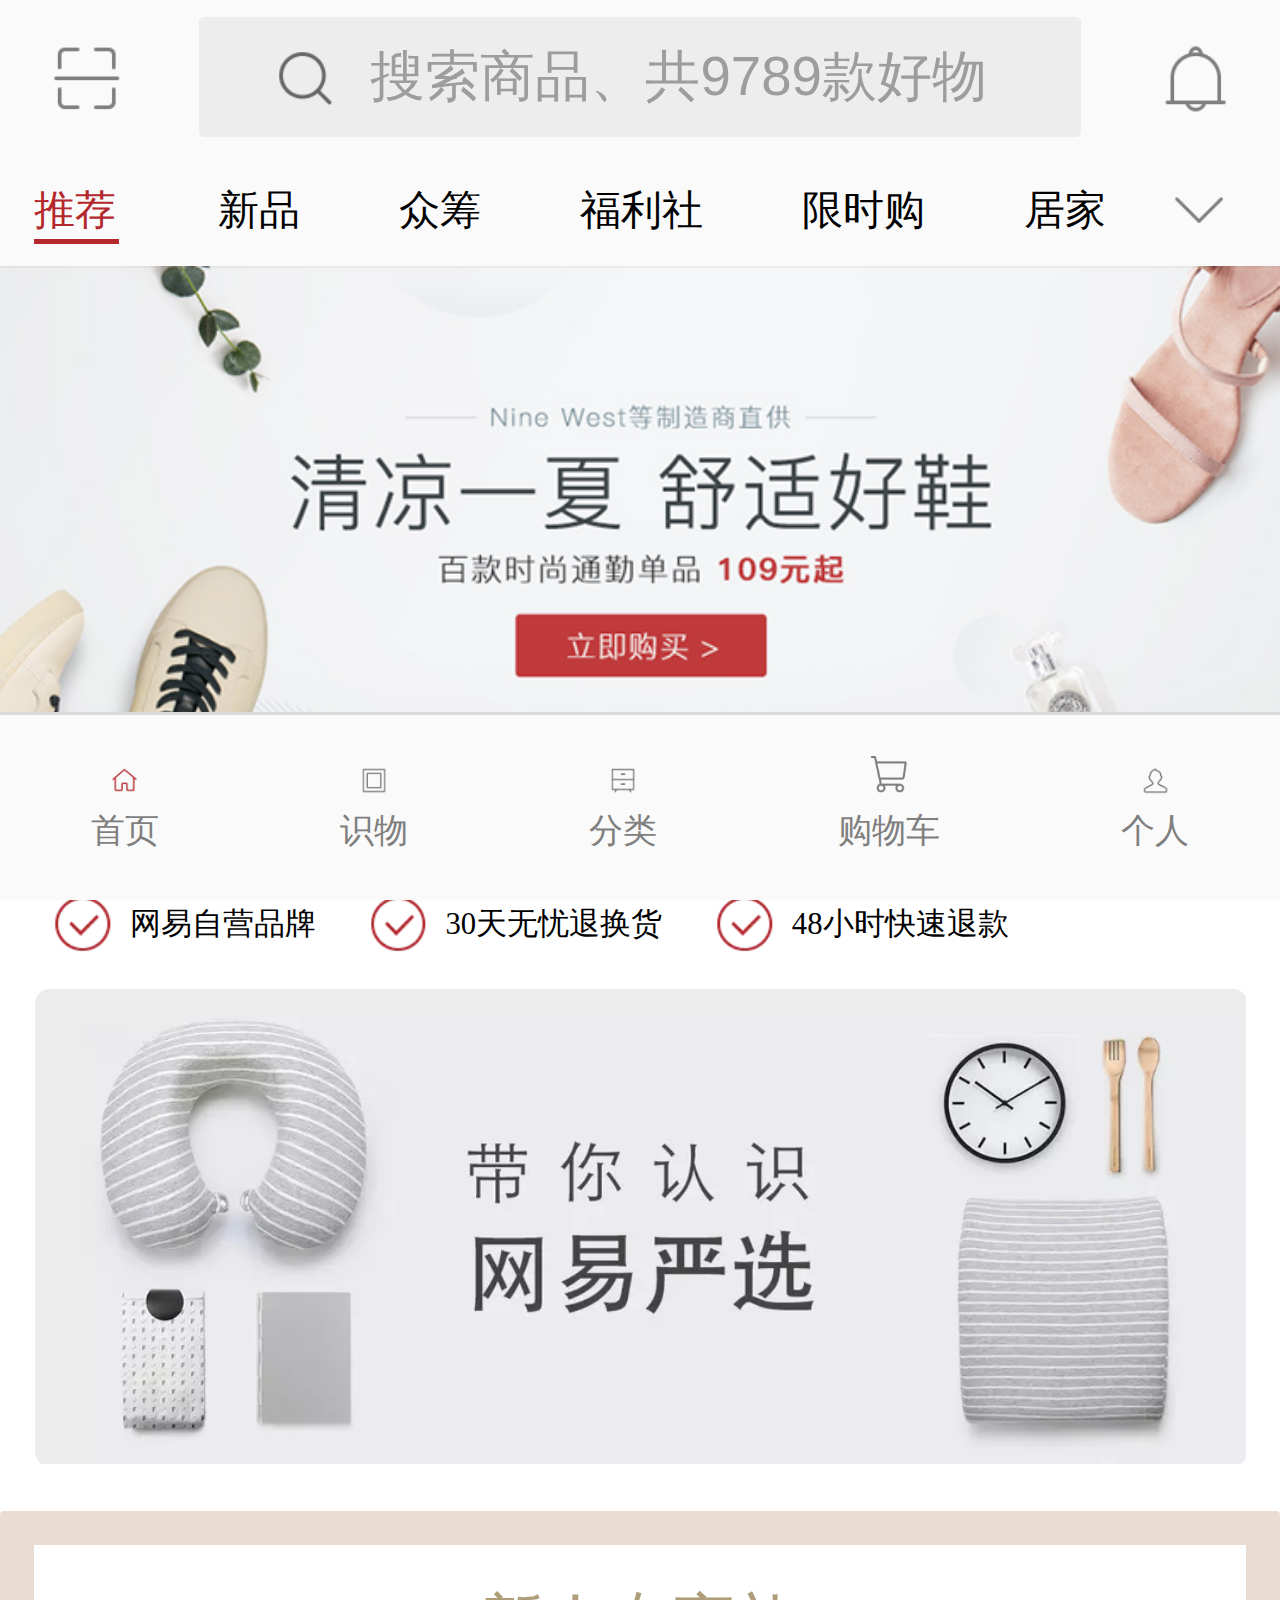
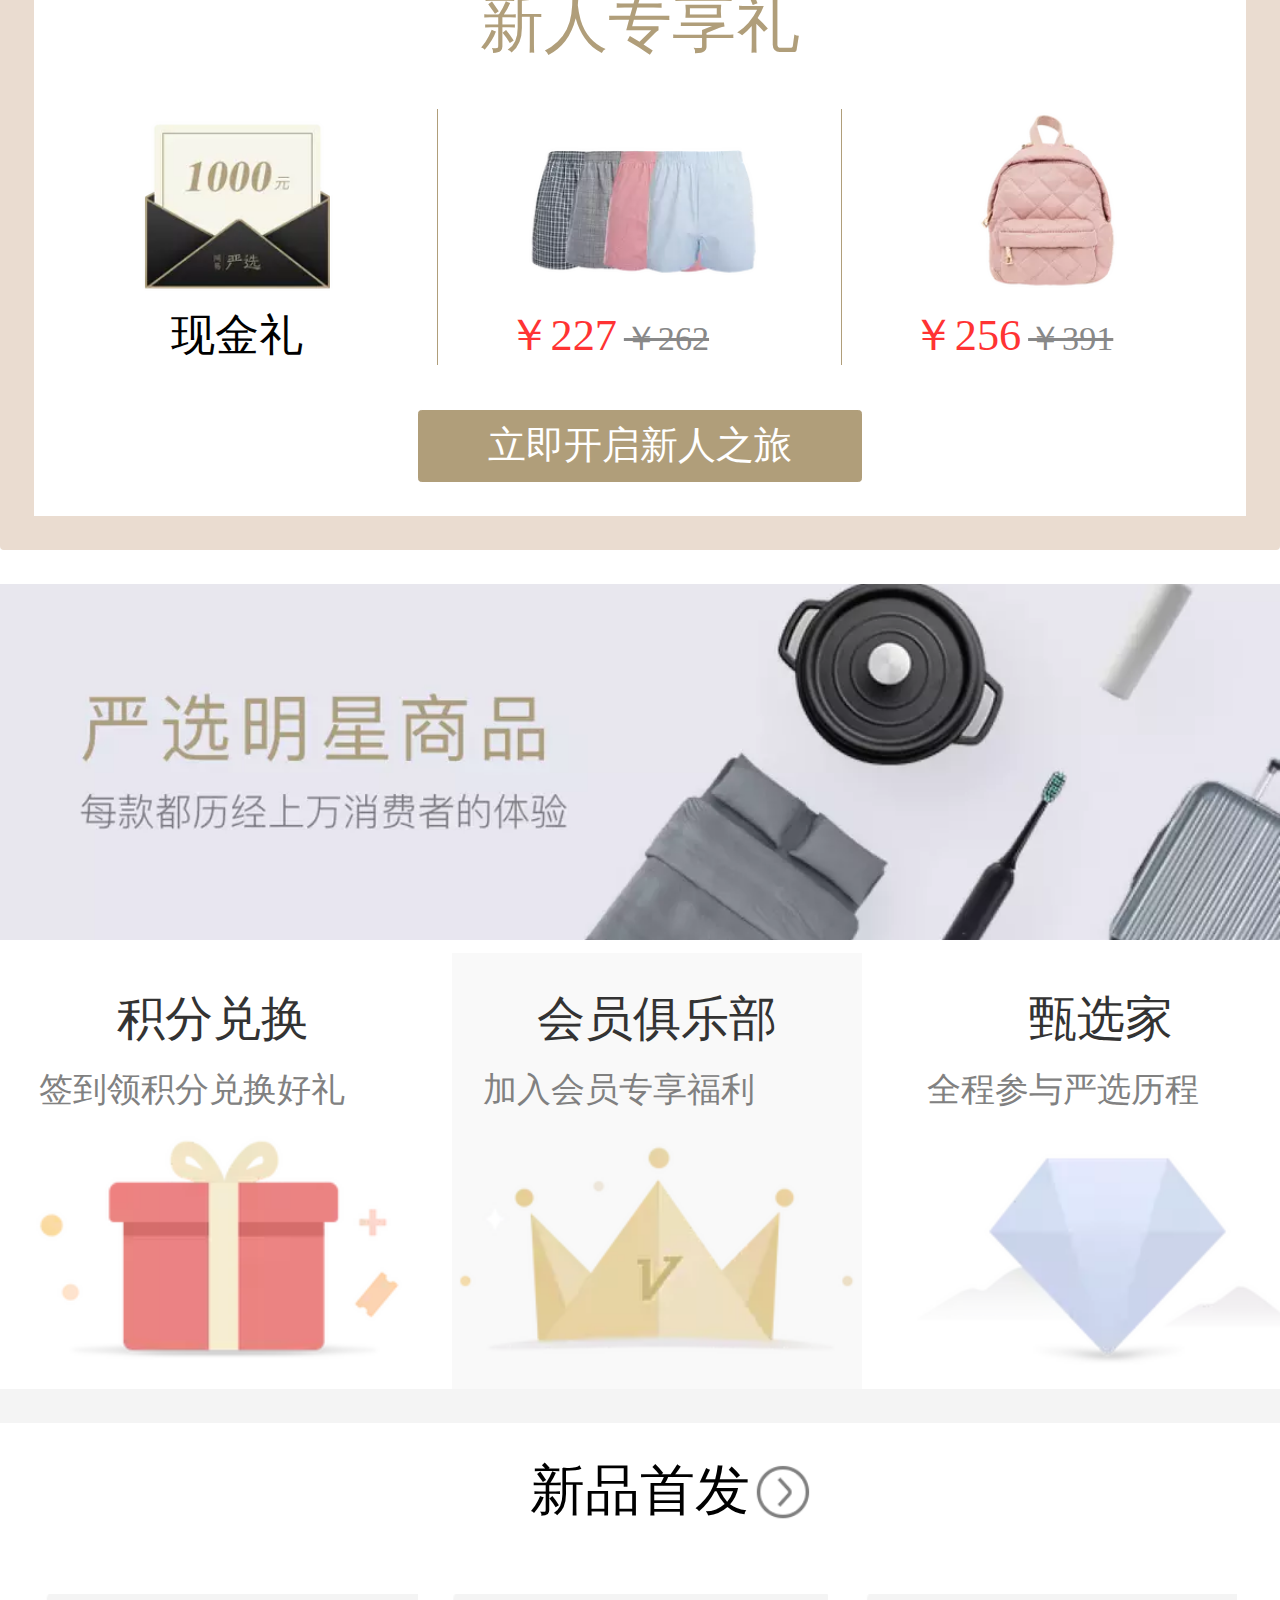
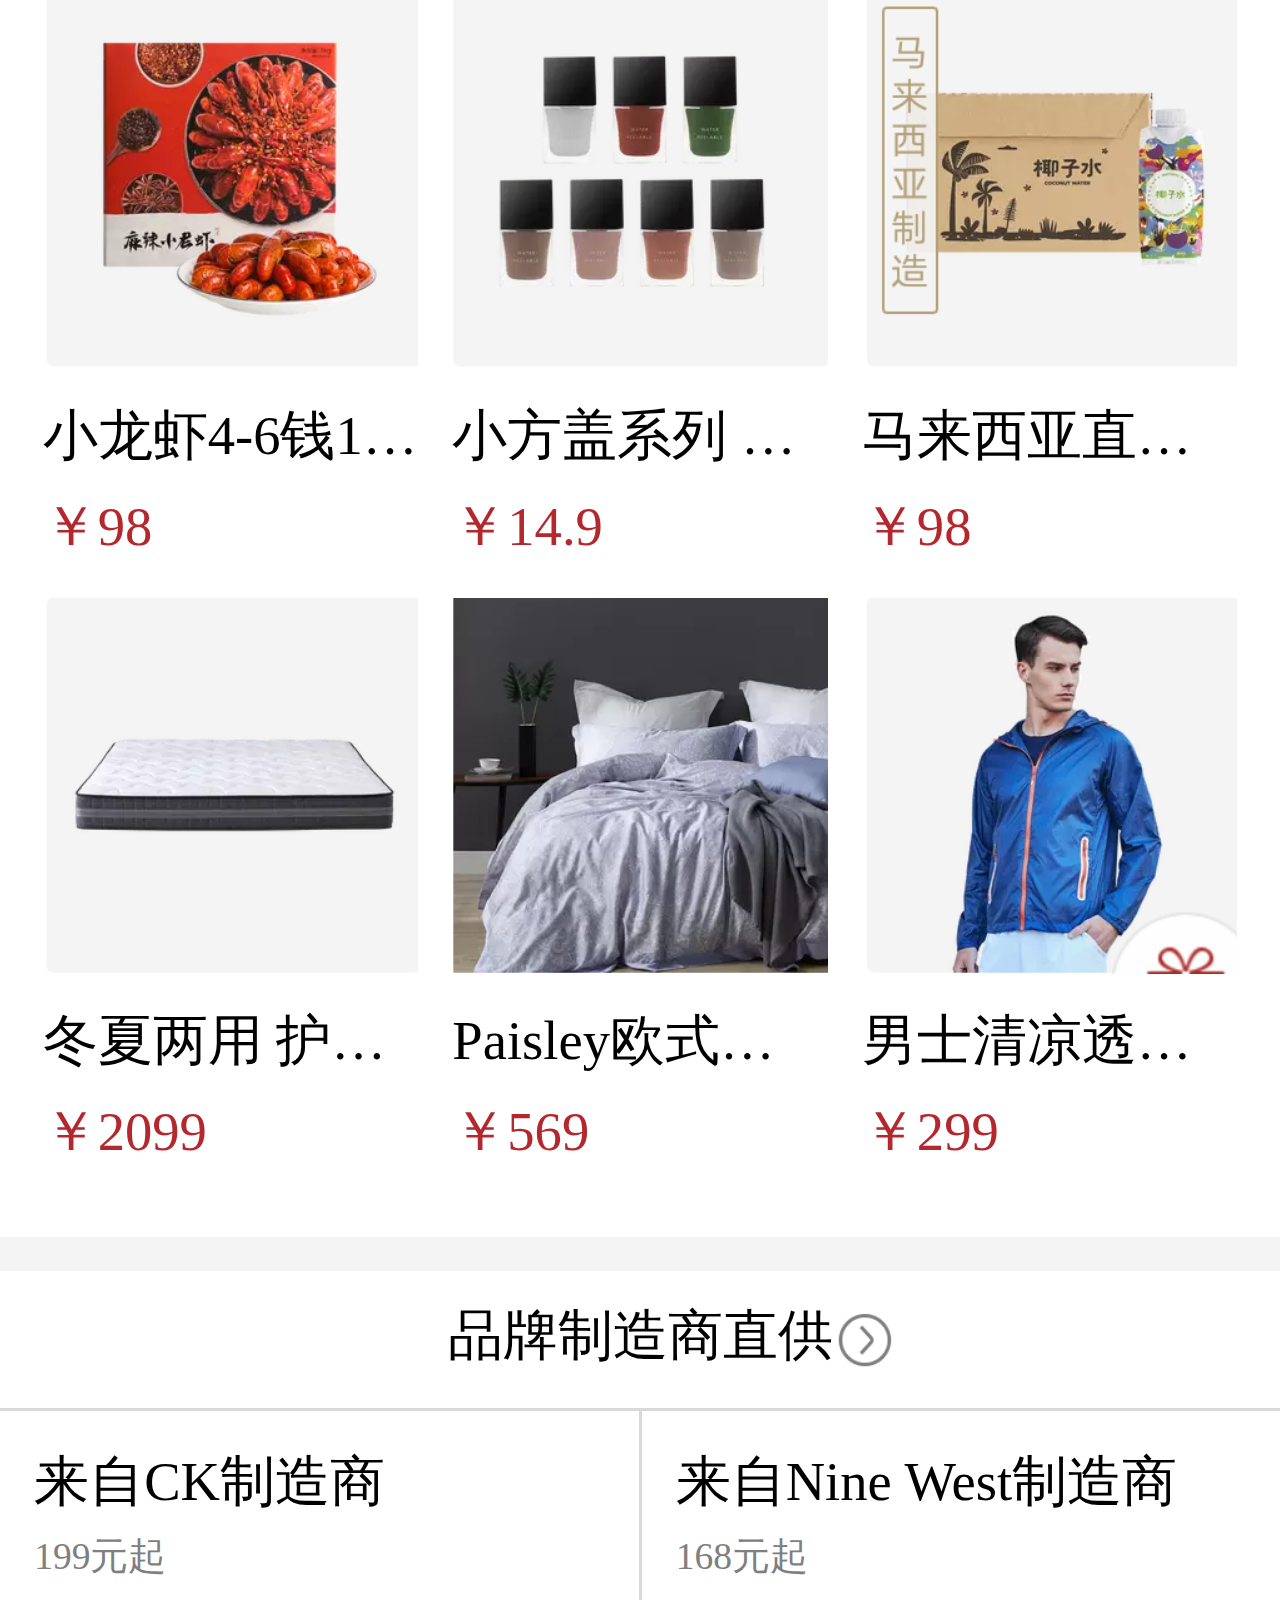
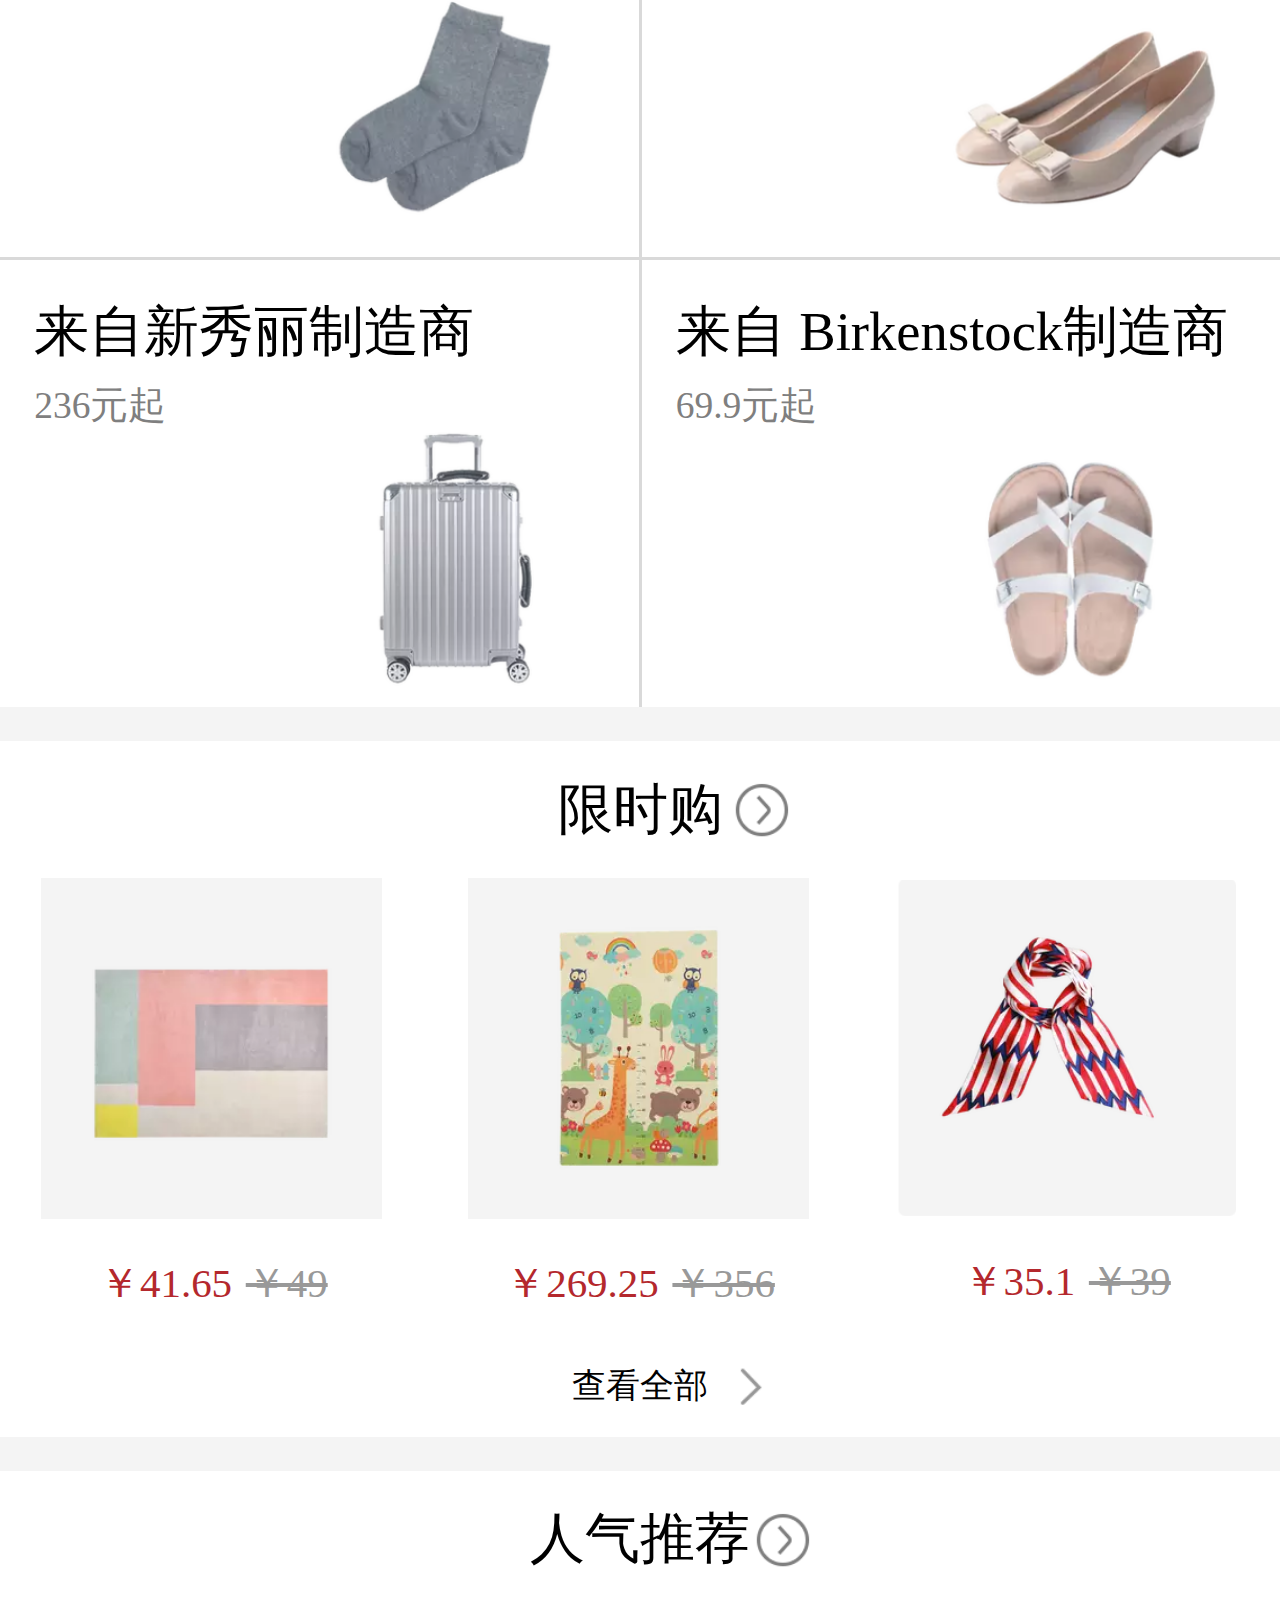
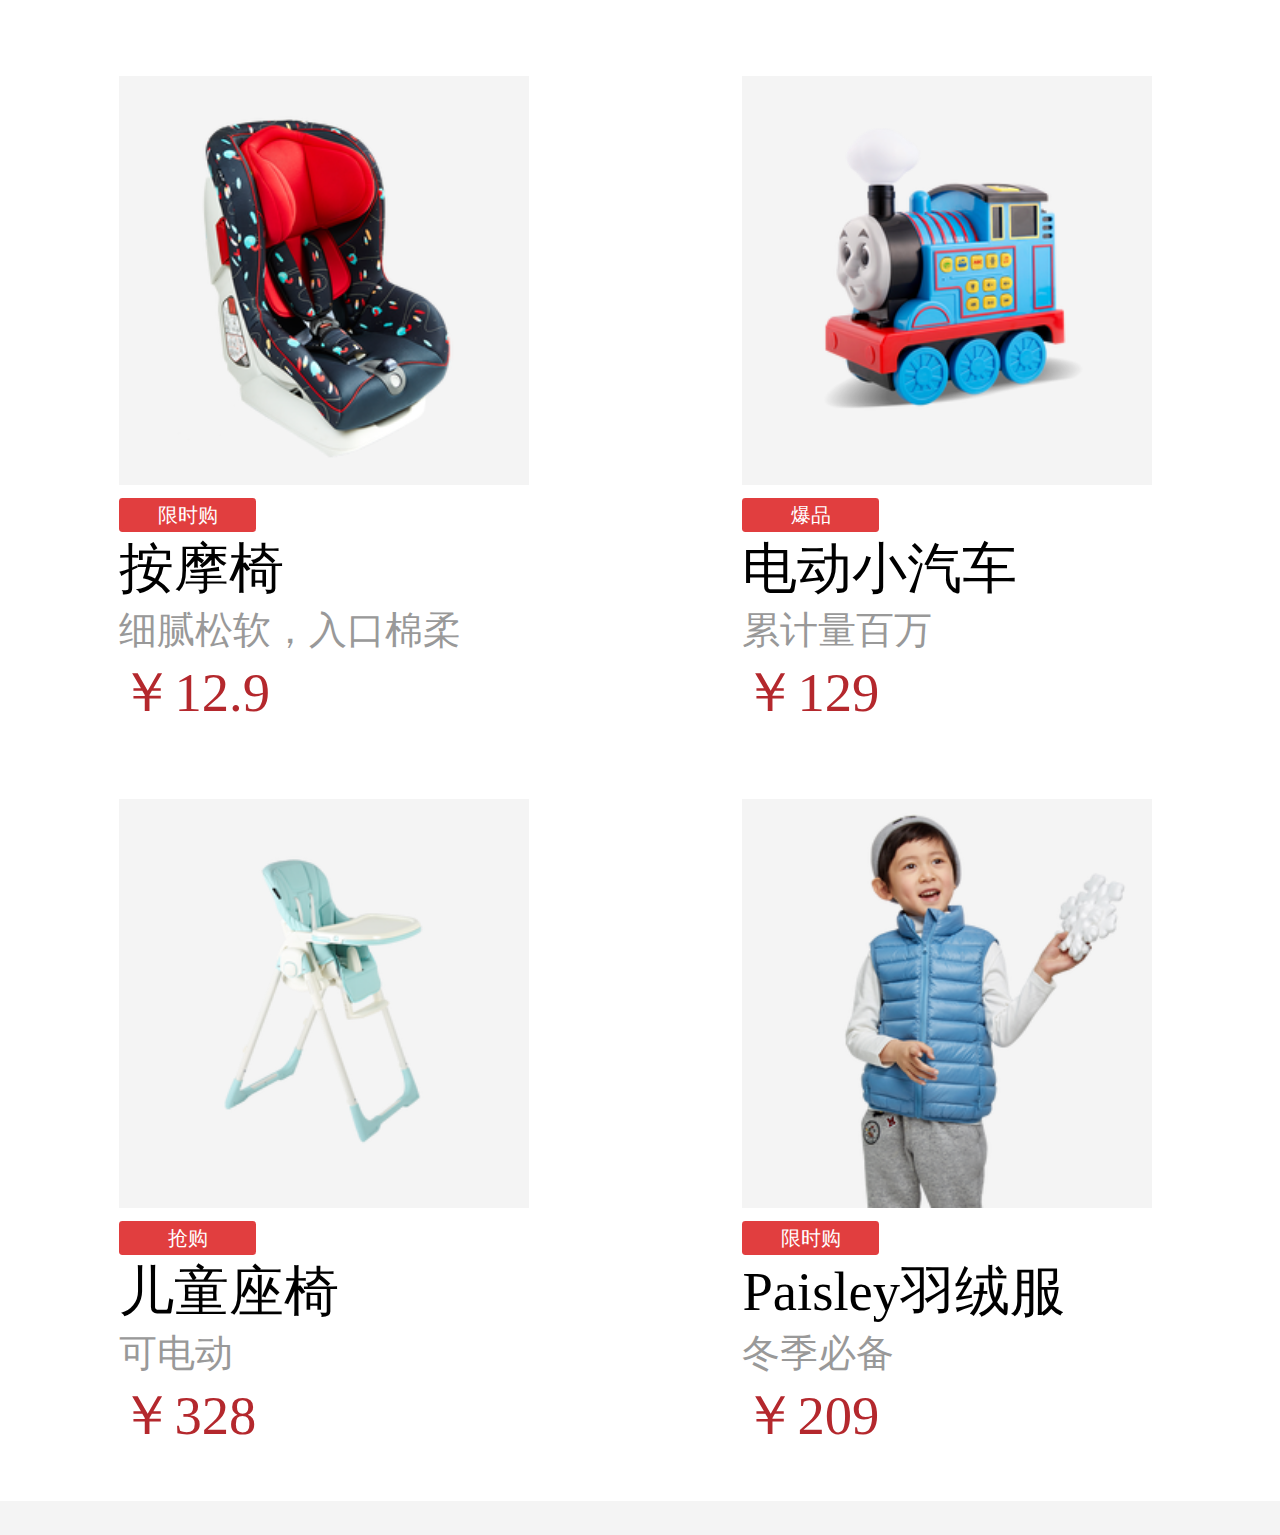
<file: index.html>
<!DOCTYPE html>
<html>
	<head>
		<meta charset="UTF-8">
		<meta name="viewport" content="width=device-width,initial-scale=1,minimum-scale=1,maximum-scale=1,user-scalable=no" />
		<title></title>
		<link rel="stylesheet" type="text/css" href="css/index.css" />
	</head>

	<body>
		<header>
			<div class="sys"><img src="image/index/sys.png" /></div>
			<div class="search">

				<input type="text" value="搜索商品、共9789款好物" />
			</div>
			<div class="message"><img src="image/index/message.png" /></div>

		</header>
<nav>
			<ul>
				<li class="nav_tuijian">推荐
				</li>
				<li>新品</li>
				<li>众筹</li>
				<li>福利社</li>
				<li>限时购</li>
				<li>居家</li>
			</ul>
			<div class="nav_right"><img src="image/index/index_xiala.png" /></div>
</nav>
<banner>
			<img src="image/index/banner (2).png" />
</banner>
<main>
			<div class="add1">
				<div>
					<img src="image/index/index_xiaoyuan.png" />
					<p>网易自营品牌</p>
				</div>
				<div>
					<img src="image/index/index_xiaoyuan.png" />
					<p>30天无忧退换货</p>
				</div>
				<div>
					<img src="image/index/index_xiaoyuan.png" />
					<p>48小时快速退款</p>
				</div>
			</div>
			<div class="add2">
				<img src="image/index/index_1.png" />
			</div>
			<div class="add3">
				<h3>新人专享礼</h3>
				<div class="add3_div">
					<div>
						<img src="image/index/index_2.png" />
						<b>现金礼</b>
					</div>
					<div>
						<img src="image/index/index_3.png" />
						<p>￥227<span>￥262</span></p>
					</div>
					<div>
						<img src="image/index/index_4.png" />
						<p>￥256<span>￥391</span></p>
					</div>
				</div>
				<div class="add3_anniu">
					<button>立即开启新人之旅</button>
				</div>
			</div>
		<div class="add4">
				<div class="add4_first">
					<img src="image/index/index_5.png" />
				</div>
				<div class="add4_second">
					<div>
						<p>积分兑换</p>
						<span>签到领积分兑换好礼</span>
						<img src="image/index/index_6.png" />
					</div>
					<div>
						<p>会员俱乐部</p>
						<span>加入会员专享福利</span>
						<img src="image/index/index_7.png" />
					</div>
					<div>
						<p>甄选家</p>
						<span>全程参与严选历程</span>
						<img src="image/index/index_8.png" />
					</div>
				</div>
			</div>
</main>
<div class="main_second">
			<div class="add_xpsf">

				<h2>新品首发</h2>
				<div class="add_xpsf_first">
					<div>
						<img src="image/index/index_9.png" />
						<p>小龙虾4-6钱1千克/盒（80元/斤）</p>
						<span>￥98</span>
					</div>
					<div>
						<img src="image/index/index_10.png" />
						<p>小方盖系列 水性可撕指甲油</p>
						<span>￥14.9</span>
					</div>
					<div>
						<img src="image/index/index_11.png" />
						<p>马来西亚直采椰子水330豪升</p>
						<span>￥98</span>
					</div>
				</div>
				<div class="add_xpsf_second">
					<div>
						<img src="image/index/index_12.png" />
						<p>冬夏两用 护脊椰棕弹簧床垫</p>
						<span>￥2099</span>
					</div>
					<div>
						<img src="image/index/index_13.png" />
						<p>Paisley欧式天丝四件套</p>
						<span>￥569</span>
					</div>
					<div>
						<img src="image/index/index_14.png" />
						<p>男士清凉透气超清凉上衣</p>
						<span>￥299</span>
					</div>
				</div>
			</div>
		</div>
				<div class="add_ppzzstg">
					<h2>品牌制造商直供</h2>
					<div>
						<div>
							<p>来自CK制造商</p>
							<span>199元起</span>
							<img src="image/index/index_20.png" />
						</div>
						<div>
							<p>来自Nine West制造商</p>
							<span>168元起</span>
							<img src="image/index/index_19.png" />
						</div>
					</div>
			<div>
						<div>
							<p>来自新秀丽制造商</p>
							<span>236元起</span>
							<img src="image/index/index_21.png" />
						</div>
						<div>
							<p>来自 Birkenstock制造商</p>
							<span>69.9元起</span>
							<img src="image/index/index_22.png" />
						</div>
					</div>
				</div>
</div>
<div class="add_xsg">
	<div>
		<h2>限时购</h2>
	</div>
	<div>
		<div>
		<img src="image/index/index_24.png"/>
		<p>￥41.65<span>￥49</span></p>
	</div>
	<div>
		<img src="image/index/index_25.png"/>
		<p>￥269.25<span>￥356</span></p>
	</div>
	<div>
		<img src="image/index/index_26.png"/>
		<p>￥35.1<span>￥39</span></p>
	</div>
	</div>
		<p>查看全部</p>
	</div>
<div class="main_three">
			<div class="add_rqtj">
			<h2>人气推荐</h2>
				<div class="add_rqtj_first">
					<div>
						<img src="image/index/index_15.png" />
						<p>限时购</p>
						<span>按摩椅</span>
						<address>细腻松软，入口棉柔</address>
						<em>￥12.9</em>
					</div>
					<div>
						<img src="image/index/index_16.png" />
						<p>爆品</p>
						<span>电动小汽车</span>
						<address>累计量百万</address>
						<em>￥129</em>
					</div>
				</div>
				<div class="add_rqtj_second">
					<div>
						<img src="image/index/index_17.png" />
						<p>抢购</p>
						<span>儿童座椅</span>
						<address>可电动</address>
						<em>￥328</em>
					</div>
					<div>
						<img src="image/index/index_18.png" />
						<p>限时购</p>
						<span>Paisley羽绒服</span>
						<address>冬季必备</address>
						<em>￥209</em>
					</div>
				</div>
			</div>
	</div>
<footer>
	<a href="index.html"><img src="image/index/icon_2_1.png"/><p>首页</p></a>
	<a href="#"><img src="image/index/icon_1_2.png"/><p>识物</p></a>
	<a href="category.html"><img src="image/index/icon_1_3.png"/><p>分类</p></a>
	<a href="shopcar.html"><img src="image/index/icon_1_4.png"/><p>购物车</p></a>
	<a href="user.html"><img src="image/index/icon_1_5.png"/><p>个人</p></a>
	
</footer>



			<script src="js/public.js" type="text/javascript" charset="utf-8"></script>
	</body>

</html>
</file>
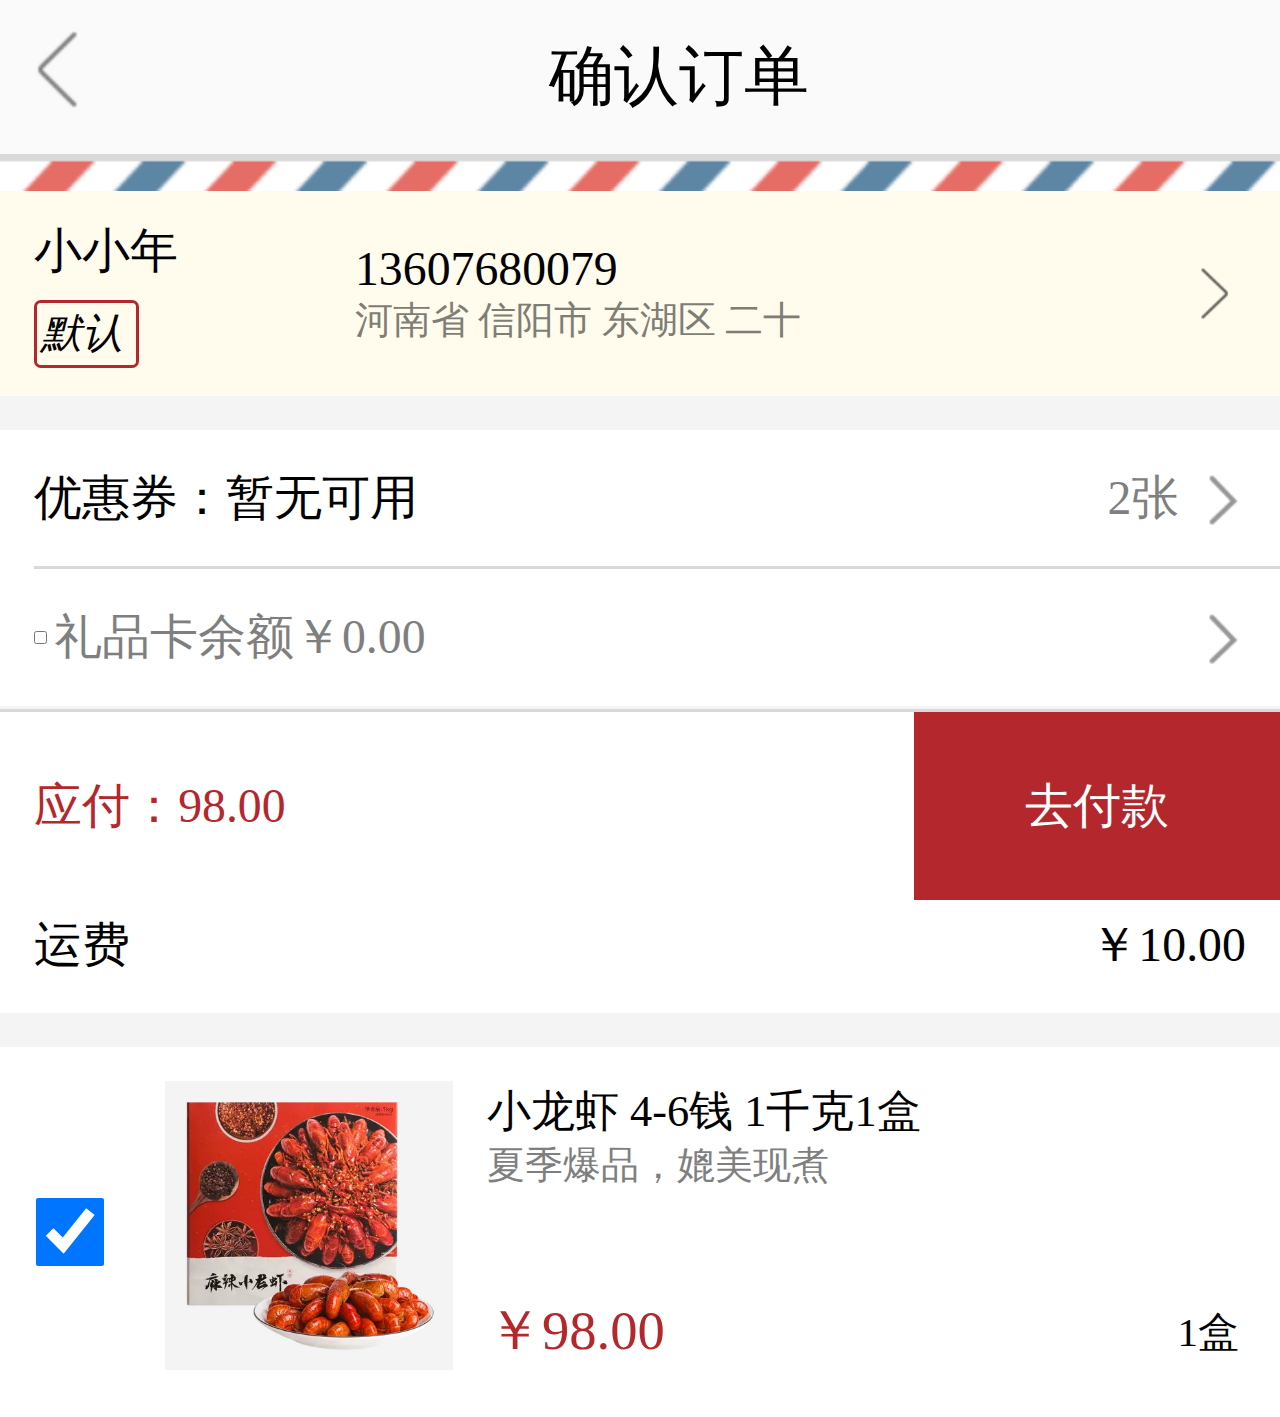
<file: dingdan.html>
<!DOCTYPE html>
<html>
	<head>
		<meta charset="UTF-8">
		<meta name="viewport" content="width=device-width,initial-scale=1,minimum-scale=1,maximum-scale=1,user-scalable=no" />
		<title></title>
		<link rel="stylesheet" type="text/css" href="css/dingdan.css"/>
	</head>
	<body>
<header>
	<div>
		<div class="message" onclick="history.back()"><img src="image/denglu/denglu_zuo.png"/></div>
		<h2>确认订单</h2>
</header>		
<div class="add1">
	<img src="image/dingdan/dingdan_2.png"/>
</div>
<div class="add2">
	<div class="add21">
		<p>小小年</p>
		<address>默认</address>
	</div>
	<div class="add22">
		<p>13607680079</p>
		<address>河南省 信阳市 东湖区 二十</address>
	</div>
	<div class="add23">
		<img src="image/dingdan/dingdan_you1.png"/>
	</div>
</div>
<main>
	<div class="mn">
	<div class="mn_add1">
		<p>优惠券：暂无可用</p>
		<span>2张</span>
</div>
<div class="mn_add2">
	<input type="checkbox" value="" />
			<p>礼品卡余额￥0.00</p>
	</div>
</div>		
</div>	
	<div class="mn_add3">
		<div class="mn_add31">
			<p>商品合计</p>
			<span>￥98.00</span>
		</div>
		<div class="mn_add32">
			<p>运费</p>
			<span>￥10.00</span>
		</div>
</div>

	<div class="add52">
		<div class="add521">
			<input type="checkbox" checked />
		</div>
		<div class="add522">
			<img src="image/shopcar/shopcar_2.png"/>
		</div>
		<div class="add523">
			<div class="add523_h3">
				<h3>小龙虾 4-6钱 1千克1盒</h3>
				<p>夏季爆品，媲美现煮</p>
			</div>
		<div class="add523_button">
			<div class="add523_price">
				<em>￥98.00</em>
			</div>
			<div class="add523_count">
			<p>1盒</p>		
			</div>
	    </div>		
      </div>
	</div>
		
</main>
<footer>
	<div class="ft_add1">
		<p>应付：98.00</p>
	</div>
	<div class="ft_add2">
		<a href="pay.html"><p>去付款</p></a>
		
	</div>
</footer>


		
		
		<script src="js/public.js" type="text/javascript" charset="utf-8"></script>
	</body>
</html>
</file>
<file: css/index.css>
* { margin: 0; padding: 0; box-sizing: border-box;}
ul{ list-style: none;}
body {font-size: 0.32rem;
background: #f4f4f4;
}
header { height: 0.9rem; 
	  background: #fafafa;
      display: flex;
      width: 7.5rem;
}
.message {
	 width: 1rem;
}
.sys {
	 width: 1rem;
}
.search {
	flex: 1;
}
.search input {
	width: 94%;
	height:0.7rem;
	line-height:0.7rem;
	background: #EDEDED url(../image/index/sousuo.png) no-repeat 0.4rem center;
	background-size: 0.42rem;
	border:1px solid #ededed;
	border-radius: 5px;
	color: #9d9d9d;
	padding-left: 1rem;
	font-size: 0.32rem;
}
header > div {
	display: flex;
	justify-content: center;
	align-items: center;
}
header > div img {
	width: 45%;
	height: auto;
}
nav {
 	line-height: 0.66rem;
	display: flex;
	flex-wrap: nowrap;
	background: #fafafa;
}
nav ul {
	display: flex;
	flex-wrap: nowrap;
}
.nav_tuijian {
	width: 0.5rem;
	
 background: url(../image/index/index_xiahuaxian.png) no-repeat center 0.5rem;
 background-size: 0.6rem;
}
nav > ul li{
	margin-right: 0.38rem;
	font-size: 0.24rem;
	margin-left: 0.2rem;
}
nav > ul li:nth-child(1,5){
	color: #000000;
}
nav > ul li:first-child {
	color: #b4282d;
}
.nav_right img {
	width: 0.42rem;
	height: auto;
	padding-right: 0.1rem;
}
banner img {
	width: 7.5rem;
	height: auto;
}
main { 
	background: #ffffff;
}
.add1 {
	width: 7.5rem;
	height: auto;
	font-size: 0.18rem;
	display: flex;
	padding-top: 0.2rem;
}
.add1 > div {
	display: inline-block;
	display: flex;
	flex-wrap: nowrap;
	margin-left: 0.3rem;
	justify-content: center;
	align-items: center;
}
.add1 > div img {
	width: 0.36rem;
	height: 0.36rem;
}
.add1 > div p {
	margin-left: 0.1rem;
}
.add2 img {
	width: 7.1rem;
	height: auto;
	margin:0.2rem;
}
.add3 {
  display: flex;
  flex-wrap: wrap;
	width: 7.5rem;
	height: auto;
	background: #FFFFFF;
	border: 0.2rem solid #eadcd0;
	border-radius: 4px;
}
.add3 h3 {
	width: 7.5rem;
	font-weight: normal;
	padding-top: 0.2rem;
	color:#b09e7a;
	text-align: center;
}
.add3_div {
	width: 7.1rem;
	height: 1.6rem;
	display: flex;
	justify-content:center;
	align-items:center;
	margin-top: 0.2rem;
}
.add3_div > div {
	flex: 1;
}
.add3_div > div img {
	width: 80%;
	height: auto;
	padding-left: 0.5rem;
	}
.add3_div > div:nth-child(2) {
	border-left: #b09e7a solid 0.01rem;
	border-right: #b09e7a solid 0.01rem;
}
.add3_div > div b {
	color: #000000;
	display: block;
	padding-left: 0.8rem;
	font-weight: normal;
	font-size: 0.26rem;
}
.add3_div > div p{
	color: #f33;
	font-size: 0.26rem;
	padding-left: 0.4rem;
}
.add3_div > div span {
	color:#888;
	text-decoration: line-through;
	font-size: 0.2rem;
	padding-left: 0.04rem;
}
.add3_anniu {
	width: 7.5rem;
	height: auto;
	text-align: center;
	margin: 0.2rem auto;
}
.add3_anniu button {
	width: 2.6rem;
	height: 0.42rem;
	background:#b09e7a;
	border: 0.01rem solid #b09e7a;
	border-radius: 0.02rem;
	font-size: 0.22rem;
	color: #ffffff;
}
.add4 {
	margin: 0.2rem auto;
}
.add4_first img {
	width: 7.5rem;
	height: auto;
}
.add4_second {
	width: 7.5rem;
	height: auto;
	display: flex;
	justify-content: center;
	align-items: center;
}
.add4_second > div {
	flex: 1;
	background: #FFFFFF;
	margin-left: 0.2rem;
}
.add4_second > div:nth-child(2){
	background: #f9f9f9;
}
.add4_second > div img {
	width: 2.4rem;
	height: auto;
}
.add4_second > div p {
	color: #333333;
	text-align: center;
	font-size: 0.28rem;
	margin-top: 0.2rem;
}
.add4_second > div span {
	font-size: 0.2rem;
	color: #818181;
	padding-left: 0.18rem;
	text-align: center;
}
.main_second {
	background: #FFFFFF;
	padding-bottom: 0.2rem;
}
.add_xpsf {
	width: 7.5rem;
	height: auto;
}
.add_xpsf h2 {
	width: 7.5rem;
	height:0.8rem;
	display: flex;
	justify-content: center;
	align-items: center;
	font-size: 0.32rem;
	font-weight: normal;
	background: url(../image/index/index-xpsf.png) no-repeat 4.4rem center;
	background-size: 0.38rem;
}
.add_xpsf_first {
	display: flex;
	justify-content: center;
	align-content: center;
	margin: 0.2rem auto;
}
.add_xpsf_first > div {
	width: 2.2rem;
	height:auto;
	margin-left: 0.2rem;
}
.add_xpsf_first > div:nth-child(3) {
	margin-right: 0.2rem;
}

.add_xpsf_first > div img{
	width: 2.2rem;
	height: auto;
}
.add_xpsf_first > div p{
	white-space: nowrap;
	overflow: hidden;
	text-overflow: ellipsis;
	margin: 0.1rem auto;
}
.add_xpsf_first > div span{
	color: #b4282d;
}
.add_xpsf_second {
	display: flex;
	justify-content: center;
	align-content: center;
	margin: 0.2rem auto;
}
.add_xpsf_second > div {
	width: 2.2rem;
	height:auto;
	margin-left: 0.2rem;
}
.add_xpsf_second > div:nth-child(3) {
	margin-right: 0.2rem;
}
.add_xpsf_second > div img{
	width: 2.2rem;
	height: auto;
}
.add_xpsf_second > div p{
	white-space: nowrap;
	overflow: hidden;
	text-overflow: ellipsis;
	margin: 0.1rem auto;
}
.add_xpsf_second > div span{
	color: #b4282d;
}
.add_ppzzstg {
	width: 7.5rem;
	height: auto;
	background:#FFFFFF;
	margin: 0.2rem auto;
	}
.add_ppzzstg h2 {
	width: 7.5rem;
	height:0.8rem;
	display: flex;
	justify-content: center;
	align-items: center;
	font-weight: normal;
	font-size: 0.32rem;
	background: url(../image/index/index-xpsf.png) no-repeat 4.88rem center ;
	background-size: 0.38rem;
	padding-top: 0.2rem;
	padding-bottom: 0.24rem;
}
.add_ppzzstg > div {
	display: flex;
	border-top: 0.02rem solid #d9d9d9;
}
.add_ppzzstg > div div:nth-child(1) {
	border-right: 0.02rem solid #d9d9d9;
}
.add_ppzzstg > div div {
	flex: 1;
	margin-left: 0.2rem;
}
.add_ppzzstg > div img {
	width:1.6rem;
	height: auto;
	margin-left: 1.6rem;
}
.add_ppzzstg > div p {
	margin-top:0.2rem;
}
.add_ppzzstg > div span {
	font-size: 0.22rem;
	color: #7f7f7f;
	padding-top: 0.2rem;
}
.add_xsg {
	width: 7.5rem;
	height: auto;
	background: #FFFFFF;
}
.add_xsg > div {
	display: flex;
	justify-content: center;
	align-items: center;
	
}
.add_xsg h2 {
	width: 7.5rem;
	height:0.8rem;
	display: flex;
	justify-content: center;
	align-items: center;
	font-weight: normal;
	font-size: 0.32rem;
	background: url(../image/index/index-xpsf.png) no-repeat 4.28rem center ;
	background-size: 0.38rem;
	padding-top: 0.2rem;
	padding-bottom: 0.2rem;
}

.add_xsg > div div {
	flex: 1;
}
.add_xsg > div img {
	width: 2rem;
	height: auto;
	margin-left: 0.24rem;
}
.add_xsg > div p {
	color:#b4282d;
	font-size: 0.24rem;
}
.add_xsg > div span {
	margin-left: 0.08rem;
	color:#999;
	font-size: 0.24rem;
	text-decoration: line-through;
}
.add_xsg p {
	line-height:0.6rem;
	font-size: 0.2rem;
	text-align: center;
	background: url(../image/index/index_you.png) no-repeat 4.28rem center;
	background-size: 0.24rem;
}

.main_three {
	background: #FFFFFF;
	padding-bottom: 0.08rem;
	margin: 0.2rem auto;
}
.add_rqtj h2 {
	width: 7.5rem;
	height:0.8rem;
	display: flex;
	justify-content: center;
	align-items: center;
	font-weight: normal;
	font-size: 0.32rem;
	background: url(../image/index/index-xpsf.png) no-repeat 4.4rem center ;
	background-size: 0.38rem;

}
.add_rqtj > div {
	display: flex;
	margin: 0.2rem auto;
}
.add_rqtj > div img {
	width: 2.4rem;
	height: auto;
	background: #f4f4f4;
	margin-left: 0.5rem;
	margin-top: 0.2rem;
}
.add_rqtj_first > div {
	flex: 1;
   margin-left: 0.2rem;
}
.add_rqtj_first > div:nth-child(2) {
  margin-right: 0.2rem;
}
.add_rqtj_first > div p {
	width: 0.8rem;
	height: auto;
	margin-left: 0.5rem;
	font-size: 0.12rem;
	background: #E13E3F;
	color: #FFFFFF;
	vertical-align: text-top;
	text-align: center;
	border: 0.02rem solid #E13E3F;
	border-radius: 0.02rem;
}
.add_rqtj_first > div span {
	font-size: 0.32rem;
	margin-left: 0.5rem;
}	
.add_rqtj_first > div address {
	font-size: 0.22rem;
	margin-left: 0.5rem;
	color: #999;
	font-style: normal;
}	
.add_rqtj_first > div em {
	margin-left: 0.5rem;
	font-style: normal;
	color: #b4282d;
}
.add_rqtj_second > div {
	flex: 1;
  margin-left: 0.2rem;
}
.add_rqtj_second > div:nth-child(2) {
	  margin-right: 0.2rem;
}
.add_rqtj_second > div p {
	width: 0.8rem;
	height: auto;
	margin-left: 0.5rem;
	font-size: 0.12rem;
	background: #E13E3F;
	color: #FFFFFF;
	vertical-align: text-top;
	text-align: center;
	border: 0.02rem solid #E13E3F;
	border-radius: 0.02rem;
}

.add_rqtj_second > div span {
	font-size: 0.32rem;
	margin-left: 0.5rem;
 }	
.add_rqtj_second > div address {
	font-size: 0.22rem;
	margin-left: 0.5rem;
	color: #999;
	font-style: normal;
}	
.add_rqtj_second > div em {
	margin-left: 0.5rem;
	font-style: normal;
	color: #b4282d;
}
footer {
	width: 100%;
	height:1.1rem;
	border-top: 0.02rem solid #d9d9d9;
	background: #fafafa;
	position: fixed;
	left: 0;
	bottom: 0;
	display: flex;
	align-items: center;
	display: flex;
	justify-content: space-around;
	padding: 0.1rem 0;
}
footer a {
	text-decoration: none;
	text-align: center;
}
footer a img{
	width: 42%;
	height: auto;
	text-align: center;
}
footer a p{
	color: #7f7f7f;
	font-size: 0.2rem;
	margin-bottom: 0.1rem;
	text-align: center;
}
</file>
<file: css/dingdan.css>
* { margin: 0; padding: 0;}
body {font-size: 0.32rem;
background: #f4f4f4;
}
header > div {
	height: 0.9rem;
	display: flex;
	align-items: center;
	background: #fafafa;
	border-bottom: 0.02rem solid #d9d9d9;
}
.message {
	width: 0.28rem;
	height: auto;
	margin-left: 0.2rem;
}
.message img {
	width: 100%;
	height: auto;
}
header > div h2 {
	width: 100%;
	height: auto;
	display: flex;
	align-items: center;
	justify-content: center;
	font-weight: normal;
	font-size: 0.38rem;
}
.add1 {
	display: flex;
	width: 7.5rem;
	height: 0.2rem;
}
.add1 img {
	width: 100%;
	height: auto;
}
.add2 {
	display: flex;
	align-items: center;
	background: #fffced;
	height: 1.2rem;
}
.add21 {
	flex: 0.48;
	margin-left: 0.2rem;
}
.add22 {
	flex: 2;
	margin-left: 0.72rem;
}
.add23 {
	flex: 0.16;
	display: flex;
	justify-content: center;
	align-items: center;
	margin-right: 0.2rem;
}
.add21 p {
	font-size: 0.28rem;
}
.add21 address {
	width: 0.54rem;
	height: auto;
	border: 0.02rem solid #b4282d;
	border-radius: 0.04rem;
	padding: 0.02rem;
	font-size: 0.24rem;
	margin-top: 0.1rem;
}
.add22 p {
	font-size: 0.28rem;
}
.add22 address {
	color: #7f7e76;
	font-size: 0.22rem;
	font-style: normal;
}
.add23 img {
	width: 80%;
	height: auto;
}
.mn {
	background: #FFFFFF;
	margin-top: 0.2rem;
}
.mn > div {
	display: flex;
	align-items: center;
	flex-wrap: wrap;
	width: 7.3rem;
	height: 0.8rem;
	margin-left: 0.2rem;
}
.mn_add1 {
	border-bottom: 0.02rem solid #d9d9d9;
	background: url(../image/dingdan/dingdan_you.png) no-repeat 6.8rem center;
	background-size:0.32rem ;
}
.mn_add1 p {
	font-size: 0.28rem;
}
.mn_add1 span {
	font-size: 0.28rem;
	color: #7f7f7f;
	margin-left: 4.04rem;
}
.mn_add2 p {
	width: auto;
	font-size: 0.28rem;
	color: #7f7f7f;
	margin-left: 0.04rem;
}
.mn_add2 {
	background: url(../image/dingdan/dingdan_you.png) no-repeat 6.8rem center;
	background-size:0.32rem ;
}
.mn_add3 {
	background: #FFFFFF;
	margin: 0.2rem auto;
}
.mn_add3 > div {
	display: flex;
	justify-content: space-between;
	align-items: center;
	flex-wrap: wrap;
	width: 7.1rem;
	height: 0.8rem;
	margin-left: 0.2rem;
}
.mn_add3 p {
	font-size: 0.28rem;
}
.mn_add3 span {
	font-size: 0.28rem;
}
.add52 {
	display: flex;
	background: #FFFFFF;
}
.add521 {
	flex: 1;
	display: flex;
	justify-content: center;
	align-items: center;
	padding-left:0.06rem;
}
.add521 > input {
	width: 0.4rem;
	height: 0.7rem;
}
    
.add522 {
	flex: 2.4;
	padding: 0.2rem;
}
.add523 {
	flex: 6.6;
}
.add522 img {
	width: 100%;
	height: auto;
}
.add523_h3 h3 {
	font-size: 0.26rem;
	font-style: normal;
	font-weight: normal;
	margin-top: 0.2rem;
}
.add523_h3 p {
	font-size: 0.22rem;
	color: #7f7f7f;
}
.add523_button {
	display: flex;
	margin-right: 0.2rem;
	justify-content: space-between;
	align-items: center;
	margin-top: 0.4rem;
}
.add523_price {
	width: 1.2rem;
	height: auto;
	margin-top: 0.2rem;
	color: #B4282D;
}
.add523_price em {
	font-size: 0.32rem;
	font-style: normal;
}
.add523_count {
	display: flex;
	width: 1.8rem;
	height: 0.5rem;
}
.add523_count p {
	font-size: 0.24rem;
	margin-left: 1.4rem;
	margin-top: 0.2rem;
}
footer {
	width: 7.5rem;
	height: 1.1rem;
	display: flex;
	position: fixed;
	left: 0;
	bottom: 0;
	border-top: 0.02rem solid #d9d9d9;
	
}
.ft_add1 {
	flex: 2.5;
	display: flex;
	align-items: center;
	font-size: 0.28rem;
	background: #FFFFFF;
	
}
.ft_add1 p {
	color: #b4282d;
	padding-left: 0.2rem;
}
.ft_add2 {
	flex: 1;
	display: flex;
	justify-content: center;
	align-items: center;
	font-size: 0.28rem;
    background: #b4282d;
}
.ft_add2 p {
	color: #FFFFFF;
}
.ft_add2 a {
	text-decoration: none;
	text-align: center;
}
</file>
